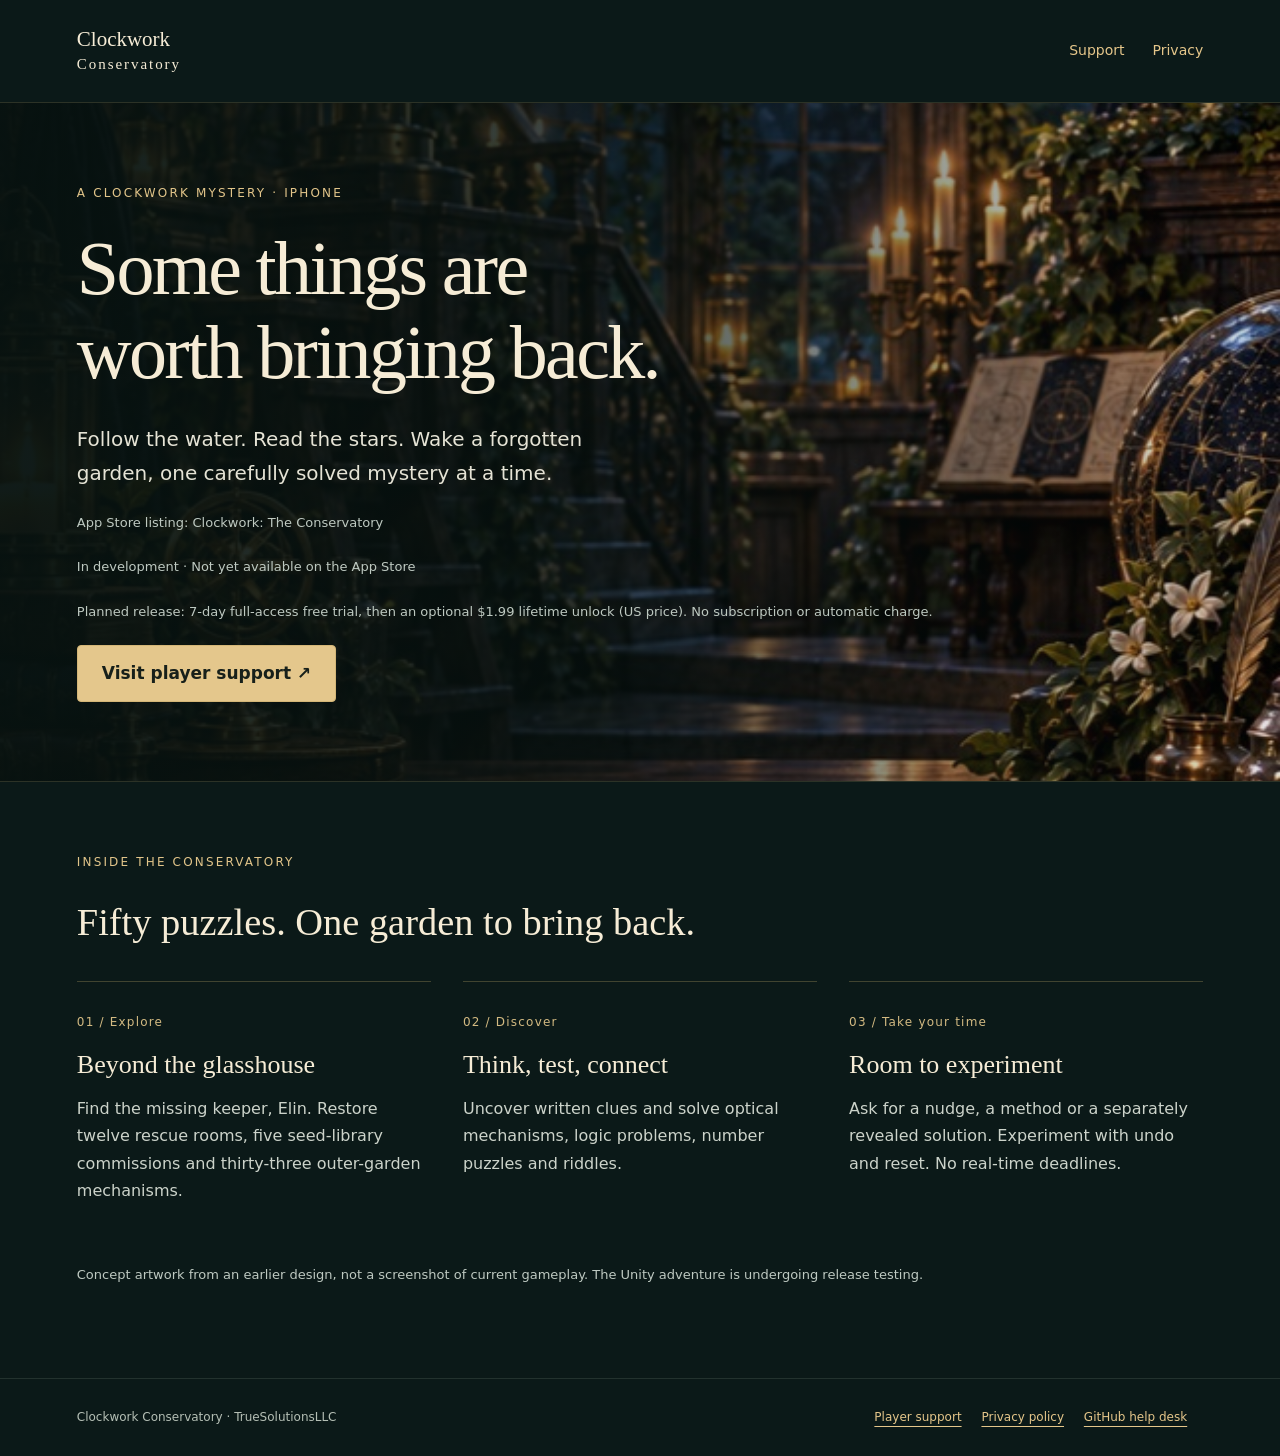
<file: docs/index.html>
<!doctype html>
<html lang="en"><head><meta charset="utf-8"><meta name="viewport" content="width=device-width, initial-scale=1"><meta name="description" content="A garden waiting to wake — official Clockwork Conservatory information and player support."><meta name="theme-color" content="#0b1918"><title>A garden waiting to wake | Clockwork Conservatory</title><link rel="canonical" href="https://truesolutionsllc.github.io/clockwork-conservatory-site/index.html"><link rel="stylesheet" href="styles.css"></head><body><a class="skip" href="#main">Skip to content</a><header><a class="brand" href="index.html">Clockwork<br><span>Conservatory</span></a><nav aria-label="Main"><a href="support.html">Support</a><a href="privacy.html">Privacy</a></nav></header><main id="main"><section class="hero"><div class="hero-art" role="img" aria-label="A brass telescope beneath the glass dome of an overgrown observatory"></div><div class="hero-copy"><p class="eyebrow">A clockwork mystery · iPhone</p><h1>Some things are<br>worth bringing back.</h1><p class="intro">Follow the water. Read the stars. Wake a forgotten garden, one carefully solved mystery at a time.</p><p class="caption">App Store listing: Clockwork: The Conservatory</p><p class="status">In development · Not yet available on the App Store</p><p class="caption">Planned release: 7-day full-access free trial, then an optional $1.99 lifetime unlock (US price). No subscription or automatic charge.</p><a class="button" href="support.html">Visit player support <span aria-hidden="true">↗</span></a></div></section><section class="below"><p class="eyebrow">Inside the conservatory</p><h2>Fifty puzzles. One garden to bring back.</h2><div class="cards"><article><span>01 / Explore</span><h3>Beyond the glasshouse</h3><p>Find the missing keeper, Elin. Restore twelve rescue rooms, five seed-library commissions and thirty-three outer-garden mechanisms.</p></article><article><span>02 / Discover</span><h3>Think, test, connect</h3><p>Uncover written clues and solve optical mechanisms, logic problems, number puzzles and riddles.</p></article><article><span>03 / Take your time</span><h3>Room to experiment</h3><p>Ask for a nudge, a method or a separately revealed solution. Experiment with undo and reset. No real-time deadlines.</p></article></div><p class="caption">Concept artwork from an earlier design, not a screenshot of current gameplay. The Unity adventure is undergoing release testing.</p></section></main><footer><p>Clockwork Conservatory · TrueSolutionsLLC</p><p><a href="support.html">Player support</a> <a href="privacy.html">Privacy policy</a> <a href="https://github.com/TrueSolutionsLLC/clockwork-conservatory-site/issues">GitHub help desk</a></p></footer></body></html>
</file>
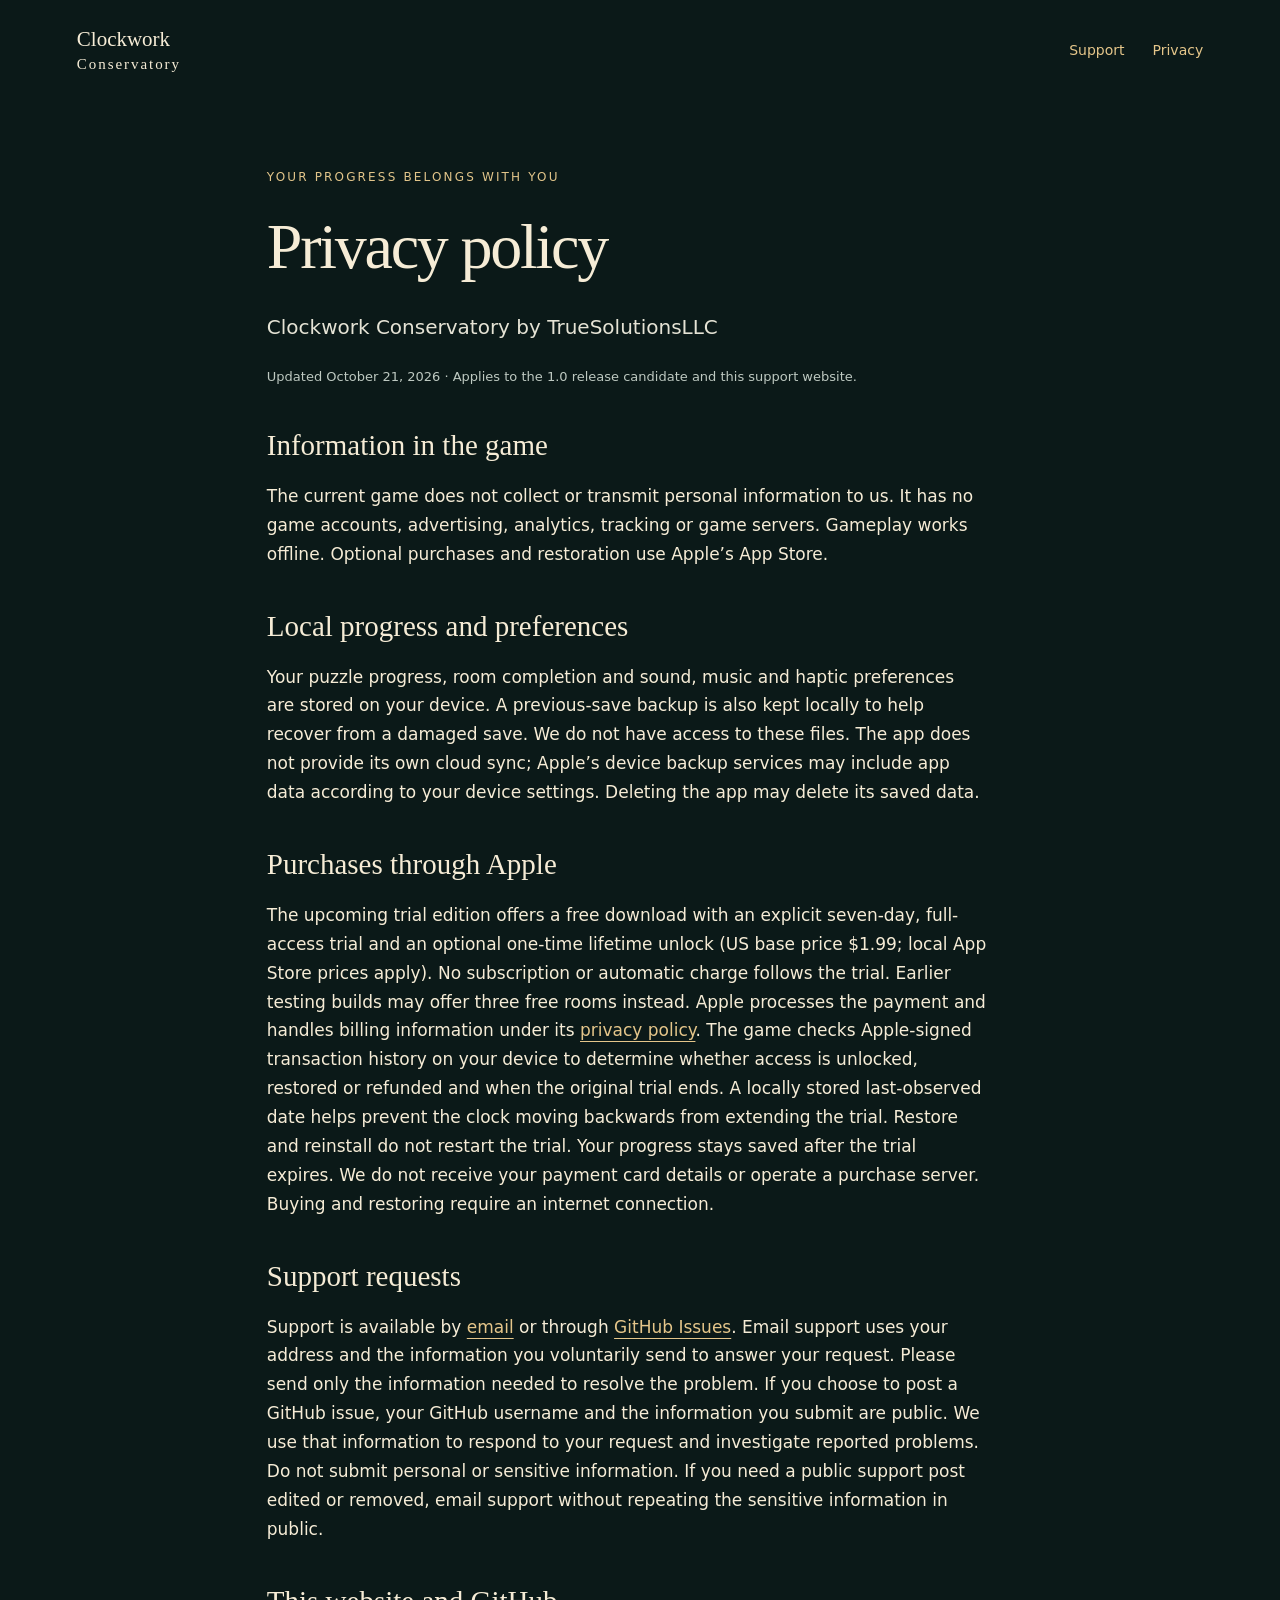
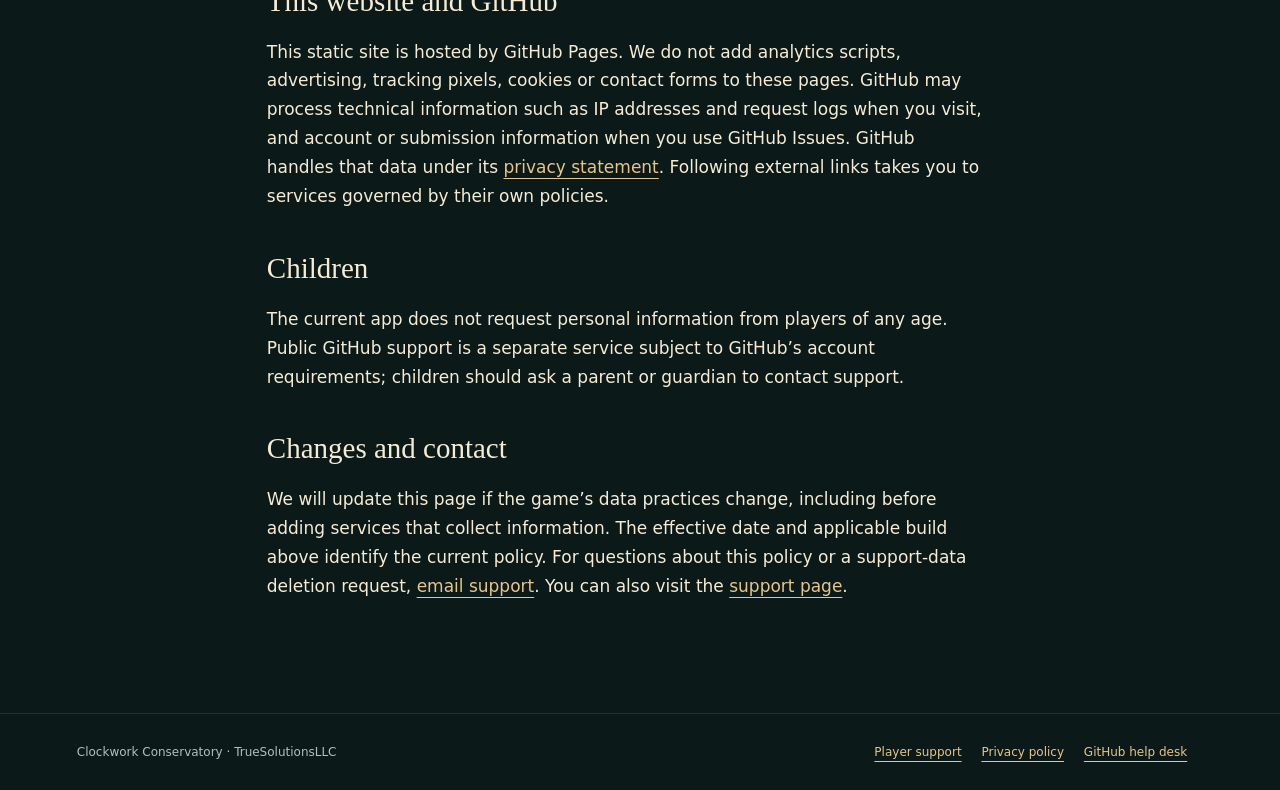
<file: docs/privacy.html>
<!doctype html>
<html lang="en"><head><meta charset="utf-8"><meta name="viewport" content="width=device-width, initial-scale=1"><meta name="description" content="Privacy policy — official Clockwork Conservatory information and player support."><meta name="theme-color" content="#0b1918"><title>Privacy policy | Clockwork Conservatory</title><link rel="canonical" href="https://truesolutionsllc.github.io/clockwork-conservatory-site/privacy.html"><link rel="stylesheet" href="styles.css"></head><body><a class="skip" href="#main">Skip to content</a><header><a class="brand" href="index.html">Clockwork<br><span>Conservatory</span></a><nav aria-label="Main"><a href="support.html">Support</a><a href="privacy.html">Privacy</a></nav></header><main id="main"><section class="page legal"><p class="eyebrow">Your progress belongs with you</p><h1>Privacy policy</h1><p class="intro">Clockwork Conservatory by TrueSolutionsLLC</p><p class="caption">Updated October 21, 2026 · Applies to the 1.0 release candidate and this support website.</p><h2>Information in the game</h2><p>The current game does not collect or transmit personal information to us. It has no game accounts, advertising, analytics, tracking or game servers. Gameplay works offline. Optional purchases and restoration use Apple’s App Store.</p><h2>Local progress and preferences</h2><p>Your puzzle progress, room completion and sound, music and haptic preferences are stored on your device. A previous-save backup is also kept locally to help recover from a damaged save. We do not have access to these files. The app does not provide its own cloud sync; Apple’s device backup services may include app data according to your device settings. Deleting the app may delete its saved data.</p><h2>Purchases through Apple</h2><p>The upcoming trial edition offers a free download with an explicit seven-day, full-access trial and an optional one-time lifetime unlock (US base price $1.99; local App Store prices apply). No subscription or automatic charge follows the trial. Earlier testing builds may offer three free rooms instead. Apple processes the payment and handles billing information under its <a href="https://www.apple.com/legal/privacy/">privacy policy</a>. The game checks Apple-signed transaction history on your device to determine whether access is unlocked, restored or refunded and when the original trial ends. A locally stored last-observed date helps prevent the clock moving backwards from extending the trial. Restore and reinstall do not restart the trial. Your progress stays saved after the trial expires. We do not receive your payment card details or operate a purchase server. Buying and restoring require an internet connection.</p><h2>Support requests</h2><p>Support is available by <a href="mailto:computerhelperstl@gmail.com">email</a> or through <a href="https://github.com/TrueSolutionsLLC/clockwork-conservatory-site/issues">GitHub Issues</a>. Email support uses your address and the information you voluntarily send to answer your request. Please send only the information needed to resolve the problem. If you choose to post a GitHub issue, your GitHub username and the information you submit are public. We use that information to respond to your request and investigate reported problems. Do not submit personal or sensitive information. If you need a public support post edited or removed, email support without repeating the sensitive information in public.</p><h2>This website and GitHub</h2><p>This static site is hosted by GitHub Pages. We do not add analytics scripts, advertising, tracking pixels, cookies or contact forms to these pages. GitHub may process technical information such as IP addresses and request logs when you visit, and account or submission information when you use GitHub Issues. GitHub handles that data under its <a href="https://docs.github.com/en/site-policy/privacy-policies/github-general-privacy-statement">privacy statement</a>. Following external links takes you to services governed by their own policies.</p><h2>Children</h2><p>The current app does not request personal information from players of any age. Public GitHub support is a separate service subject to GitHub’s account requirements; children should ask a parent or guardian to contact support.</p><h2>Changes and contact</h2><p>We will update this page if the game’s data practices change, including before adding services that collect information. The effective date and applicable build above identify the current policy. For questions about this policy or a support-data deletion request, <a href="mailto:computerhelperstl@gmail.com">email support</a>. You can also visit the <a href="support.html">support page</a>.</p></section></main><footer><p>Clockwork Conservatory · TrueSolutionsLLC</p><p><a href="support.html">Player support</a> <a href="privacy.html">Privacy policy</a> <a href="https://github.com/TrueSolutionsLLC/clockwork-conservatory-site/issues">GitHub help desk</a></p></footer></body></html>
</file>
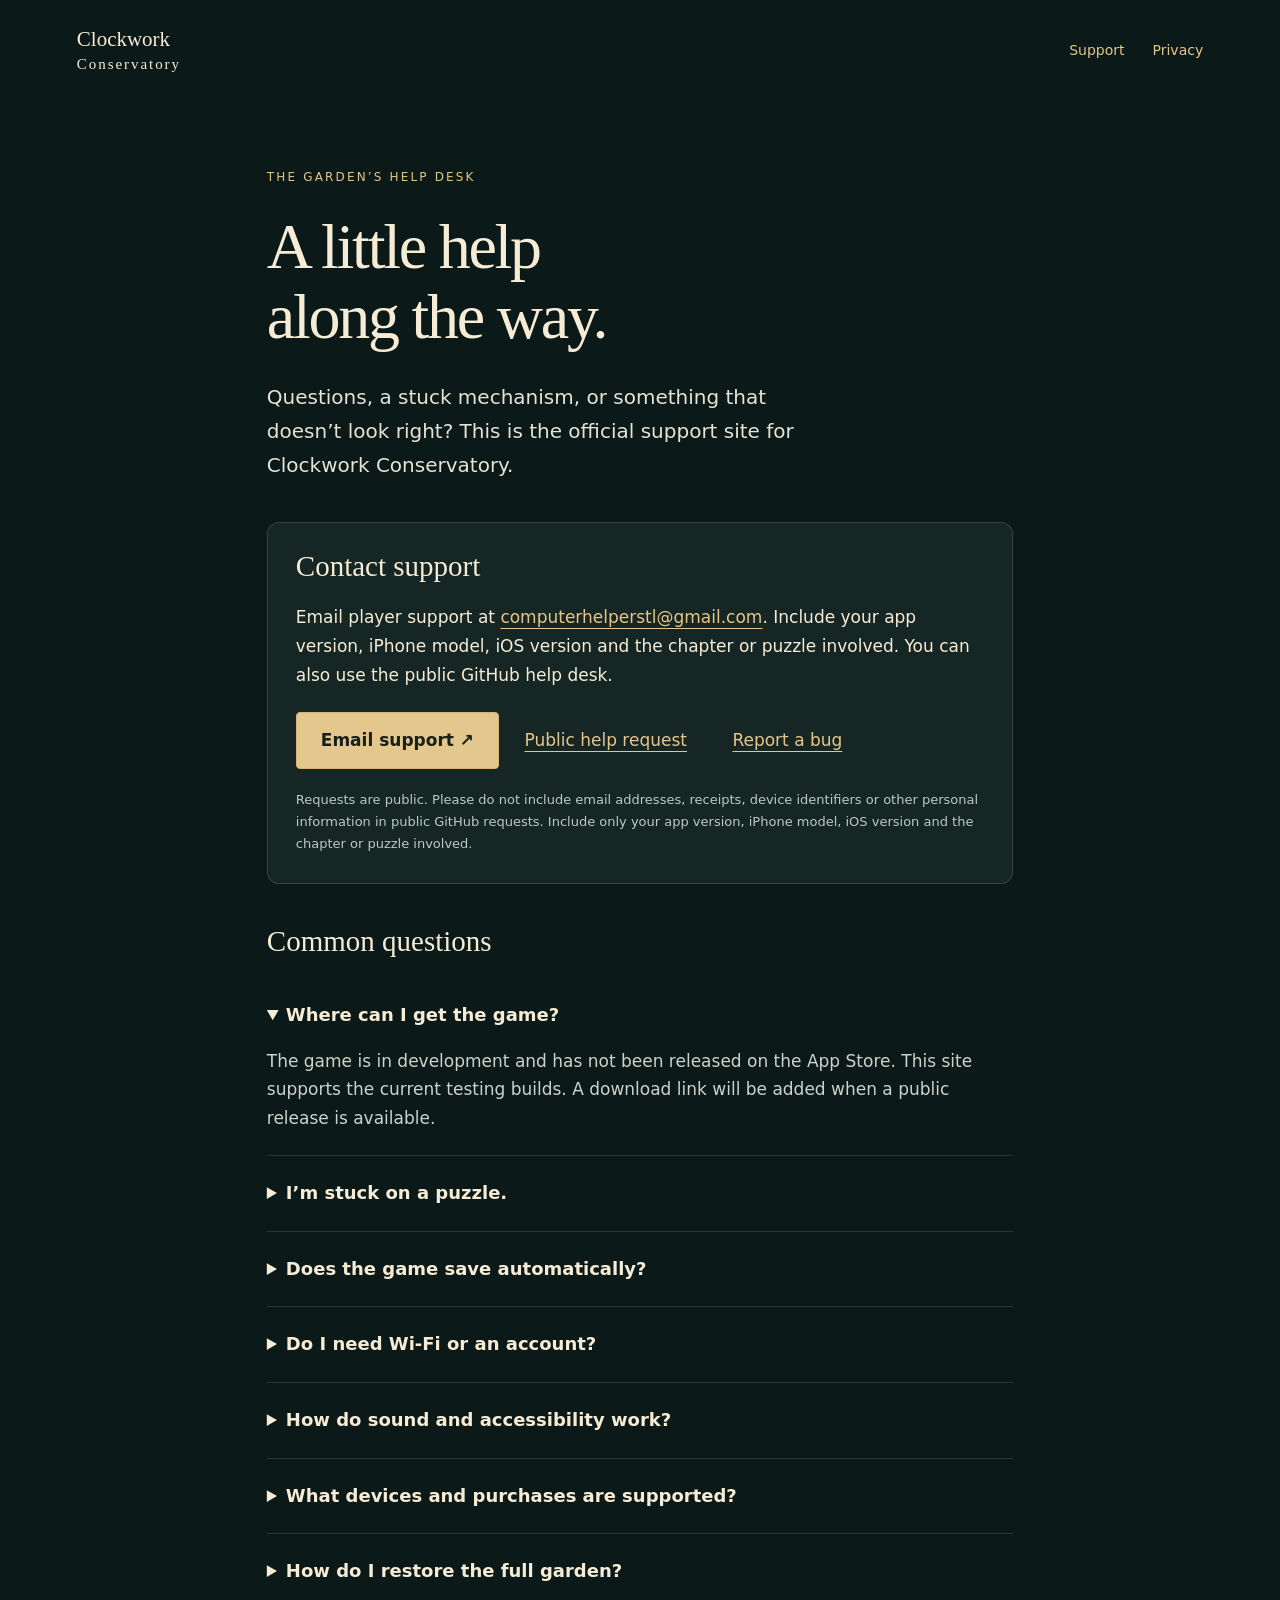
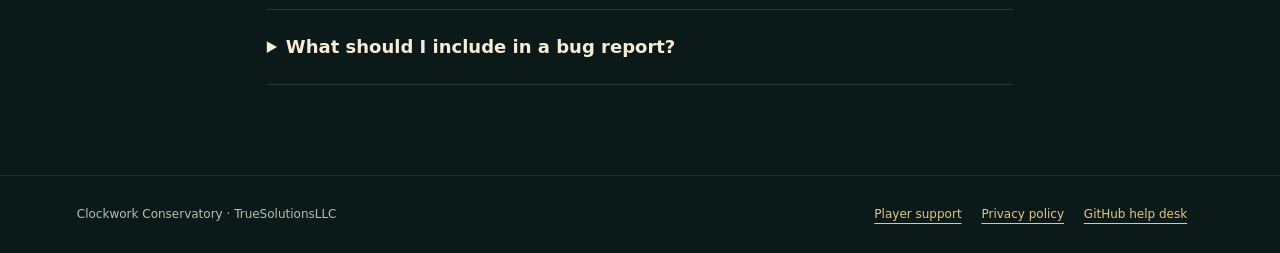
<file: docs/support.html>
<!doctype html>
<html lang="en"><head><meta charset="utf-8"><meta name="viewport" content="width=device-width, initial-scale=1"><meta name="description" content="Player support — official Clockwork Conservatory information and player support."><meta name="theme-color" content="#0b1918"><title>Player support | Clockwork Conservatory</title><link rel="canonical" href="https://truesolutionsllc.github.io/clockwork-conservatory-site/support.html"><link rel="stylesheet" href="styles.css"></head><body><a class="skip" href="#main">Skip to content</a><header><a class="brand" href="index.html">Clockwork<br><span>Conservatory</span></a><nav aria-label="Main"><a href="support.html">Support</a><a href="privacy.html">Privacy</a></nav></header><main id="main"><section class="page"><p class="eyebrow">The garden’s help desk</p><h1>A little help<br>along the way.</h1><p class="intro">Questions, a stuck mechanism, or something that doesn’t look right? This is the official support site for Clockwork Conservatory.</p><div class="callout"><h2>Contact support</h2><p>Email player support at <a href="mailto:computerhelperstl@gmail.com">computerhelperstl@gmail.com</a>. Include your app version, iPhone model, iOS version and the chapter or puzzle involved. You can also use the public GitHub help desk.</p><a class="button" href="mailto:computerhelperstl@gmail.com?subject=Clockwork%20Conservatory%20Support">Email support ↗</a> <a class="secondary" href="https://github.com/TrueSolutionsLLC/clockwork-conservatory-site/issues/new?template=player-support.yml">Public help request</a> <a class="secondary" href="https://github.com/TrueSolutionsLLC/clockwork-conservatory-site/issues/new?template=bug-report.yml">Report a bug</a><p class="caption">Requests are public. Please do not include email addresses, receipts, device identifiers or other personal information in public GitHub requests. Include only your app version, iPhone model, iOS version and the chapter or puzzle involved.</p></div><h2>Common questions</h2><details open><summary>Where can I get the game?</summary><p>The game is in development and has not been released on the App Store. This site supports the current testing builds. A download link will be added when a public release is available.</p></details><details><summary>I’m stuck on a puzzle.</summary><p>Open Notes for the room’s clue and optional help. Start with a nudge, then request the method if needed. The solution stays hidden until you explicitly reveal it. Controls offers larger buttons for each mechanism. Undo reverses a move; Reset restarts an unfinished puzzle. Help carries no penalty.</p></details><details><summary>Does the game save automatically?</summary><p>Progress and settings are saved locally on your device, with a recoverable previous-save backup. Use the journal to revisit available rooms. Begin a new journey from Settings to play again; previous journeys remain available under Past journeys. There is no account or in-game cloud sync. Keep the app installed to preserve your progress; deleting it may remove the save.</p></details><details><summary>Do I need Wi-Fi or an account?</summary><p>Gameplay works offline and requires no game account. Starting the trial, buying lifetime access or restoring purchases requires an internet connection. Opening this website or GitHub support uses the internet. Posting a support request requires a GitHub account.</p></details><details><summary>How do sound and accessibility work?</summary><p>Open Settings on the main menu. Music, sound effects and haptics have separate switches, alongside Larger text and Reduced motion. Essential clues are written; puzzles do not require hearing or physically tilting the phone.</p></details><details><summary>What devices and purchases are supported?</summary><p>The current build is designed for iPhone in portrait orientation with iOS 17 or later. There are no ads or subscriptions. The upcoming trial edition offers seven days of access to all fifty puzzles, starting only when Apple confirms the free trial. Afterward, a one-time $1.99 US lifetime purchase keeps the full adventure open; local prices apply. No automatic payment follows the trial. Earlier testing builds may instead offer three free rooms. The App Store shows your local price before purchase. All hints are included.</p></details><details><summary>How do I restore the full garden?</summary><p>Open Full adventure on the main menu, then choose Restore Purchases. Sign in to the same Apple Account used for the original purchase and connect to the internet. Restoration returns the original trial dates or lifetime access; it never restarts the seven-day trial. It does not restore local puzzle progress from another device. Your progress is kept when a trial ends. If an approval is pending, wait for the App Store confirmation. TestFlight uses Apple’s testing purchase environment.</p></details><details><summary>What should I include in a bug report?</summary><p>Describe what you expected, what happened, and the steps that repeat the problem. Add the chapter and app version. A screenshot can help; crop any personal information first. Avoid reinstalling the app as a first troubleshooting step because it may remove your progress.</p></details></section></main><footer><p>Clockwork Conservatory · TrueSolutionsLLC</p><p><a href="support.html">Player support</a> <a href="privacy.html">Privacy policy</a> <a href="https://github.com/TrueSolutionsLLC/clockwork-conservatory-site/issues">GitHub help desk</a></p></footer></body></html>
</file>
<file: docs/styles.css>
*{box-sizing:border-box}html{color-scheme:dark}body{margin:0;background:#0b1918;color:#f6ecd6;font:17px/1.7 system-ui,-apple-system,sans-serif}a{color:#e5c68a;text-underline-offset:5px}a:hover{color:#fff}a:focus-visible,summary:focus-visible{outline:3px solid #f2ca73;outline-offset:6px}header,footer{max-width:1280px;margin:auto;padding:28px 6%;display:flex;align-items:center;justify-content:space-between;gap:24px}.brand{font-family:Georgia,serif;font-size:21px;line-height:1.1;text-decoration:none;color:#f6ecd6}.brand span{font-size:15px;letter-spacing:.13em}nav{display:flex;gap:28px}nav a{font-size:14px;text-decoration:none}.hero{position:relative;min-height:680px;display:flex;align-items:center;isolation:isolate;border-block:1px solid #ad986133}.hero-art{position:absolute;inset:0;z-index:-2;background:url(assets/observatory.jpg) center 45%/cover}.hero:after{content:"";position:absolute;inset:0;z-index:-1;background:linear-gradient(90deg,#071210f5 4%,#071210ce 40%,#07121018 100%)}.hero-copy{width:min(1280px,100%);margin:auto;padding:70px 6%;}.eyebrow{text-transform:uppercase;letter-spacing:.18em;font-size:12px;color:#e2c58a;margin:0 0 24px}h1,h2,h3{font-family:Georgia,serif;font-weight:400;line-height:1.1}h1{font-size:clamp(40px,6vw,76px);letter-spacing:-.035em;margin:0 0 28px}h2{font-size:clamp(28px,3vw,40px);margin:28px 0 20px}h3{font-size:26px;margin:16px 0}p{margin:0 0 22px}.intro{font-size:20px;max-width:580px;color:#e5e3d5}.status,.caption{font-size:13px;color:#bec9c1}.button{display:inline-block;padding:13px 24px;border:1px solid #d4b677;background:#e4c78c;color:#17201a;border-radius:4px;font-weight:650;text-decoration:none}.button:hover{background:#f4dfb7;color:#17201a}.secondary{display:inline-block;margin:14px 20px}.below{max-width:1280px;padding:70px 6%;margin:auto}.cards{display:grid;grid-template-columns:repeat(3,1fr);gap:32px;margin:38px 0}.cards article{border-top:1px solid #ad986155;padding-top:24px}.cards span{font-size:12px;letter-spacing:.1em;color:#d3ba82}.cards p{font-size:16px;color:#ccd3ca}.page{max-width:900px;margin:auto;padding:65px 6% 90px}.page h1{font-size:clamp(40px,6vw,64px)}.page h2{font-size:29px;margin-top:42px}.callout{border:1px solid #7e8c744f;border-radius:12px;background:#152624;padding:28px;margin:40px 0}.callout h2{margin-top:0}.callout .caption{margin:20px 0 0}details{border-bottom:1px solid #81948944;padding:22px 0}summary{cursor:pointer;font-size:18px;font-weight:600}details p{margin:16px 0 0;color:#ccd3ca}.legal p{max-width:720px}footer{border-top:1px solid #81948933;font-size:12px;color:#b5bfb5;flex-wrap:wrap}footer p{margin:0}footer a{margin-right:16px}.skip{position:absolute;left:12px;top:-100px;z-index:9;background:#0b1918;padding:12px}.skip:focus{top:12px}@media(max-width:650px){header{padding:22px 6%}nav{gap:18px}.hero{min-height:650px}.hero-copy{padding-block:65px}.hero:after{background:linear-gradient(90deg,#071210ef,#07121088)}.cards{grid-template-columns:1fr;gap:12px}.below{padding-block:48px}.page{padding-top:40px}.callout{padding:22px}.button{max-width:100%;overflow-wrap:anywhere}footer{align-items:flex-start;flex-direction:column}}
</file>
